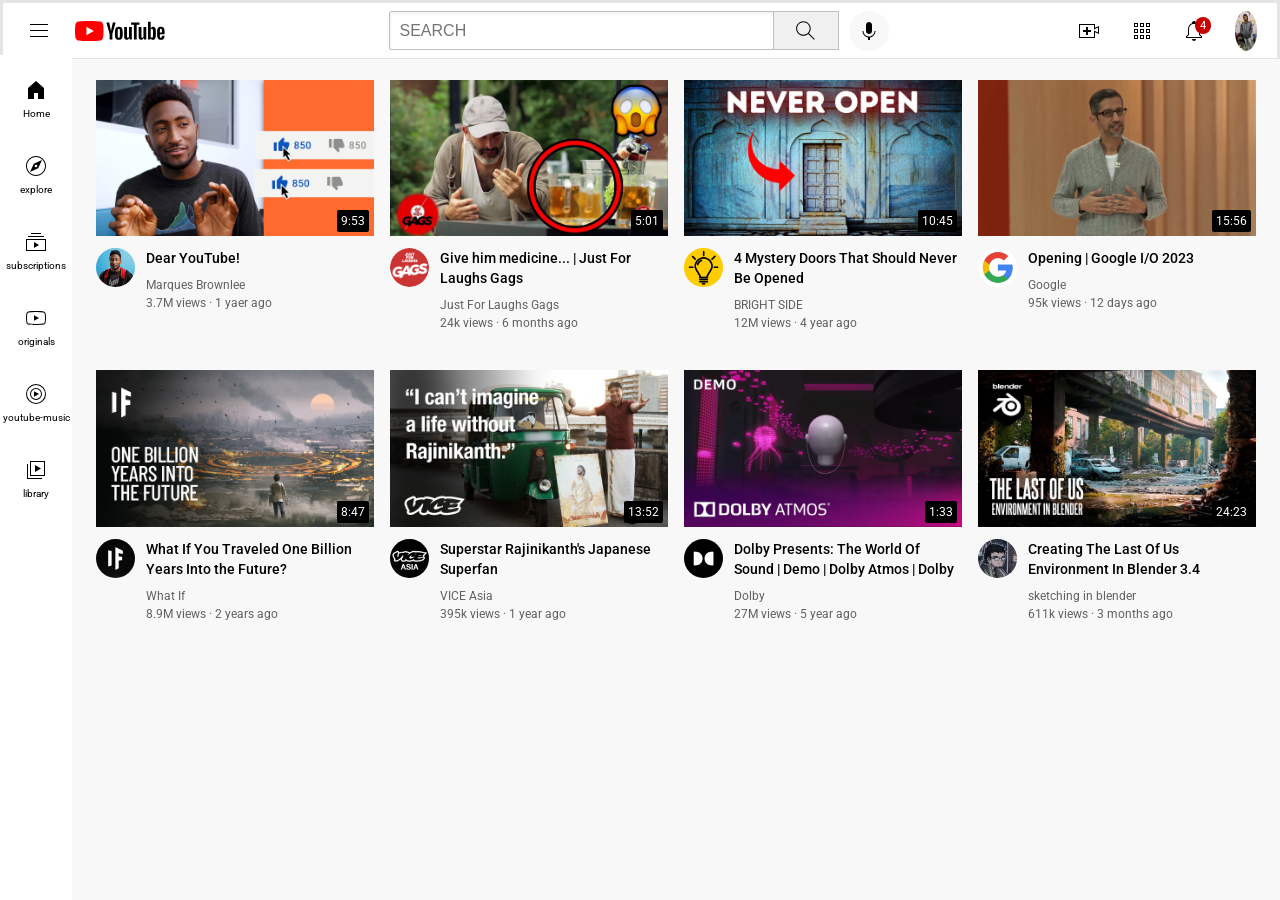
<file: index.html>
<!DOCTYPE html>
<html lang="en">
  <head>
    <meta charset="UTF-8" />
    <meta name="viewport" content="width=device-width, initial-scale=1.0" />
    <title>YOUTUBE CLONE</title>
    <link rel="preconnect" href="https://fonts.googleapis.com" />
    <link rel="preconnect" href="https://fonts.gstatic.com" crossorigin />
    <link
      href="https://fonts.googleapis.com/css2?family=Roboto:wght@400;500;700&display=swap"
      rel="stylesheet"
    />
    <link rel="stylesheet" href="para.css" />
    <link rel="stylesheet" href="style.css" />
    <link rel="stylesheet" href="header.css" />
    <link rel="stylesheet" href="sidebar.css" />
  </head>
  <body>
    <header class="header">
      <div class="left-section">
        <img class="hamburger" src="icons/hamburger-menu.svg" />
        <img class="youtube-logo" src="icons/youtube-logo.svg" />
      </div>
      <div class="middle-section">
        <input class="searchbar" type="type" placeholder="SEARCH" />
        <button class="search-button">
          <img class="search-icon" src="icons/search.svg" />
          <div class="tooltip">search</div>
        </button>
        <button class="voice-icon">
          <img class="video-symbol" src="icons/voice-search-icon.svg" />
          <div class="tooltip">search with voice</div>
        </button>
      </div>
      <div class="right-section">
        <div class="upload-container">
          <img class="upload" src="icons/upload.svg" />
          <div class="tooltip">create</div>
        </div>
        <div class="aps">
          <img class="apps" src="icons/youtube-apps.svg" />
          <div class="tooltip">Youtube apps</div>
        </div>
        <div class="notify-container">
          <img class="notifi" src="icons/notifications.svg" />
          <div class="notify-count">4</div>
          <div class="tooltip">Notifications</div>
        </div>
        <img class="face" src="icons/my-channel.jpeg" />
      </div>
    </header>
    <nav class="sidebar">
      <div class="sidebar-link">
        <img src="icons/home.svg" />
        <div>Home</div>
      </div>
      <div class="sidebar-link">
        <img src="icons/explore.svg" />
        <div>explore</div>
      </div>
      <div class="sidebar-link">
        <img src="icons/subscriptions.svg" />
        <div>subscriptions</div>
      </div>
      <div class="sidebar-link">
        <img src="icons/originals.svg" />
        <div>originals</div>
      </div>
      <div class="sidebar-link">
        <img src="icons/youtube-music.svg" />
        <div>youtube-music</div>
      </div>
      <div class="sidebar-link">
        <img src="icons/library.svg" />
        <div>library</div>
      </div>
    </nav>
    <main>
      <section class="video-grid">
        <div class="video-preview">
          <div class="thumbnail-row">
            <img class="thumbnail" src="thumbnails/youtube.jpg" />
            <div class="video-time">9:53</div>
          </div>

          <div class="grid">
            <div class="channel-picture">
              <img
                class="profile-picture"
                src="channel-pictures/channel-1.jpeg"
              />
            </div>
            <div class="video-info">
              <p class="title">Dear YouTube!</p>

              <p class="video-author">Marques Brownlee</p>

              <p class="video-status">3.7M views · 1 yaer ago</p>
            </div>
          </div>
        </div>

        <div class="video-preview">
          <div class="thumbnail-row">
            <img class="thumbnail" src="thumbnails/abc.jpg" />
            <div class="video-time">5:01</div>
          </div>

          <div class="grid">
            <div class="channel-picture">
              <img
                class="profile-picture"
                src="channel-pictures/channel-2.jpg"
              />
            </div>
            <div class="video-info">
              <p class="title">Give him medicine... | Just For Laughs Gags</p>

              <p class="video-author">Just For Laughs Gags</p>

              <p class="video-status">24k views · 6 months ago</p>
            </div>
          </div>
        </div>

        <div class="video-preview">
          <div class="thumbnail-row">
            <img class="thumbnail" src="thumbnails/neveropen.jpg" />
            <div class="video-time">10:45</div>
          </div>

          <div class="grid">
            <div class="channel-picture">
              <img
                class="profile-picture"
                src="channel-pictures/channel-3.jpg"
              />
            </div>
            <div class="video-info">
              <p class="title">4 Mystery Doors That Should Never Be Opened</p>

              <p class="video-author">BRIGHT SIDE</p>

              <p class="video-status">12M views · 4 year ago</p>
            </div>
          </div>
        </div>

        <div class="video-preview">
          <div class="thumbnail-row">
            <img class="thumbnail" src="thumbnails/google.jpg" />
            <div class="video-time">15:56</div>
          </div>

          <div class="grid">
            <div class="channel-picture">
              <img
                class="profile-picture"
                src="channel-pictures/channel-4.jpg"
              />
            </div>
            <div class="video-info">
              <p class="title">Opening | Google I/O 2023</p>

              <p class="video-author">Google</p>

              <p class="video-status">95k views · 12 days ago</p>
            </div>
          </div>
        </div>

        <div class="video-preview">
          <div class="thumbnail-row">
            <img class="thumbnail" src="thumbnails/timetravel.jpg" />
            <div class="video-time">8:47</div>
          </div>

          <div class="grid">
            <div class="channel-picture">
              <img
                class="profile-picture"
                src="channel-pictures/channel-5.jpg"
              />
            </div>
            <div class="video-info">
              <p class="title">
                What If You Traveled One Billion Years Into the Future?
              </p>

              <p class="video-author">What If</p>

              <p class="video-status">8.9M views · 2 years ago</p>
            </div>
          </div>
        </div>

        <div class="video-preview">
          <div class="thumbnail-row">
            <img class="thumbnail" src="thumbnails/rajni.jpg" />
            <div class="video-time">13:52</div>
          </div>

          <div class="grid">
            <div class="channel-picture">
              <img
                class="profile-picture"
                src="channel-pictures/channel-6.jpg"
              />
            </div>
            <div class="video-info">
              <p class="title">Superstar Rajinikanth's Japanese Superfan</p>

              <p class="video-author">VICE Asia</p>

              <p class="video-status">395k views · 1 year ago</p>
            </div>
          </div>
        </div>
        <div class="video-preview">
          <div class="thumbnail-row">
            <img class="thumbnail" src="thumbnails/dolby.jpg" />
            <div class="video-time">1:33</div>
          </div>

          <div class="grid">
            <div class="channel-picture">
              <img
                class="profile-picture"
                src="channel-pictures/channel-7.jpg"
              />
            </div>
            <div class="video-info">
              <p class="title">
                Dolby Presents: The World Of Sound | Demo | Dolby Atmos | Dolby
              </p>

              <p class="video-author">Dolby</p>

              <p class="video-status">27M views · 5 year ago</p>
            </div>
          </div>
        </div>
        <div class="video-preview">
          <div class="thumbnail-row">
            <img class="thumbnail" src="thumbnails/blend.jpg" />
            <div class="video-time">24:23</div>
          </div>

          <div class="grid">
            <div class="channel-picture">
              <img
                class="profile-picture"
                src="channel-pictures/channel-8.jpg"
              />
            </div>
            <div class="video-info">
              <p class="title">
                Creating The Last Of Us Environment In Blender 3.4
              </p>

              <p class="video-author">sketching in blender</p>

              <p class="video-status">611k views · 3 months ago</p>
            </div>
          </div>
        </div>
      </section>
    </main>
  </body>
</html>
</file>
<file: para.css>
p {
  
  margin-top: 0;
  margin-bottom: 0;
}
body {
  font-family: Roboto, Arial;
  margin: 0;
  padding-top: 80px;
  padding-left: 96px;
  padding-right: 24px;
  background-color: rgb(248, 248, 248);
  margin-bottom: 100px;
}
</file>
<file: style.css>
.thumbnail {
  width: 100%;
}

.title {
  margin-top: 0;
  font-size: 14px;
  font-weight: 500;
  line-height: 20px;
  margin-bottom: 10px;
}

.grid {
  display: grid;
  grid-template-columns: 50px 1fr;
}
.profile-picture {
  width: 78%;
  border-radius: 36px;
}
.thumbnail-row {
  margin-bottom: 8px;
  position: relative;
}
.video-author,
.video-status {
  font-size: 12px;
  color: rgb(96, 96, 96);
}
.video-author {
  margin-bottom: 4px;
}
.video-grid {
  
  display: grid;
  grid-template-columns: 1fr 1fr 1fr;
  column-gap: 16px;
  row-gap: 40px;
}
@media (max-width:750px){
  .video-grid{
    grid-template-columns: 1fr 1fr;
  }
}
@media (min-width:1000px){
  .video-grid{
    grid-template-columns: 1fr 1fr 1fr 1fr;
  }
}


.video-time {
  
  font-size: 12px;
  font-weight: 500px;
  padding: 4px;
  border-radius: 2px;
  background-color: black;
  color: white;
  position: absolute;
  bottom: 8px;
  right: 5px;
}
</file>
<file: header.css>
.header {
  height: 55px;
  display: flex;
  justify-content: space-between;
  position: fixed;
  top: 0;
  left: 0;
  right: 0;
  background-color: white;
  border-bottom-width: 1px;
  border-style: solid;
  border-color: rgb(228, 228, 228);
}
.left-section {
  align-items: center;
  display: flex;
}
.hamburger {
  height: 24px;
  margin-left: 24px;
  margin-right: 24px;
}
.youtube-logo {
  height: 20px;
}

.middle-section {
  flex: 1;
  margin-left: 70px;
  margin-right: 35px;
  max-width: 500px;
  align-items: center;
  display: flex;
}
.searchbar {
  flex: 1;
  height: 35.7px;
  padding-left: 10px;
  font-size: 16px;
  border:1px solid rgb(192, 192, 192) ;
  border-radius: 2px;
  box-shadow: inset 1px 2px 3px rgba(0, 0, 0, 0.05);
  width: 0;
}
.searchbar::placeholder {
 
  font-size: 16px;
}
.search-button {
  height: 39px;
  width: 66px;
  background-color: rgb(240, 240, 240);
  border-width: 1px;
  border-style: solid;
  border-color: rgb(192, 192, 192);
  margin-left: -1px;
  margin-right: 10px;
}
.search-button,
.voice-icon,
.upload-container,
.aps,
.notify-container {
  position: relative;
  display: flex;
  justify-content: center;
  align-items: center;
}
.search-button .tooltip,
.voice-icon .tooltip,
.upload-container .tooltip,
.aps .tooltip,
.notify-container .tooltip {
  
  position: absolute;
  color: white;
  background-color: grey;
  padding-left: 8px;
  padding-bottom: 4px;
  padding-top: 4px;
  padding-right: 8px;
  border-radius: 2px;
  font-size: 12px;
  bottom: 0;
  bottom: -30px;
  opacity: 0;
  transition: opacity 0.15s;
  pointer-events: none;
  white-space: nowrap;
}
.search-button:hover .tooltip,
.voice-icon:hover .tooltip,
.upload-container:hover .tooltip,
.aps:hover .tooltip,
.notify-container:hover .tooltip {
  opacity: 1;
}
.search-icon {
  height: 25px;
}
.voice-icon {
  height: 40px;
  width: 40px;
  border-radius: 20px;
  border: none;
  background-color: rgb(248, 248, 248);
}
.video-symbol {
  height: 24px;
}
.right-section {
  width: 180px;
  display: flex;
  align-items: center;
  justify-content: space-between;
  margin-right: 20px;
  flex-shrink: 0;
  z-index: 100;
}
.upload {
  height: 24px;
}
.apps {
  height: 24px;
}
.notifi {
  height: 24px;
}
.notify-container {
  position: relative;
}
.notify-count {
  position: absolute;
  top: -2px;
  right: -5px;
  background-color: rgb(200, 0, 0);
  color: white;
 
  font-size: 11px;
  padding-left: 5px;
  padding-right: 5px;
  padding-top: 2px;
  padding-bottom: 2px;
  border-radius: 10px;
}
.face {
  height: 40px;
  border-radius: 50%;
}
</file>
<file: sidebar.css>
.sidebar {
  position: fixed;
  left: 0;
  bottom: 0;
  top: 55px;
  background-color: white;
  width: 72px;
  z-index: 200;
  padding-top: 5px;
}
.sidebar-link {
  height: 76px;
  display: flex;
  justify-content: center;
  align-items: center;
  flex-direction: column;
  cursor: pointer;
}
.sidebar-link:hover {
  background-color: rgb(232, 232, 232);
}
.sidebar-link img {
  height: 24px;
}
.sidebar-link div {
 
  font-size: 10px;
  margin-top: 6px;
}
</file>
